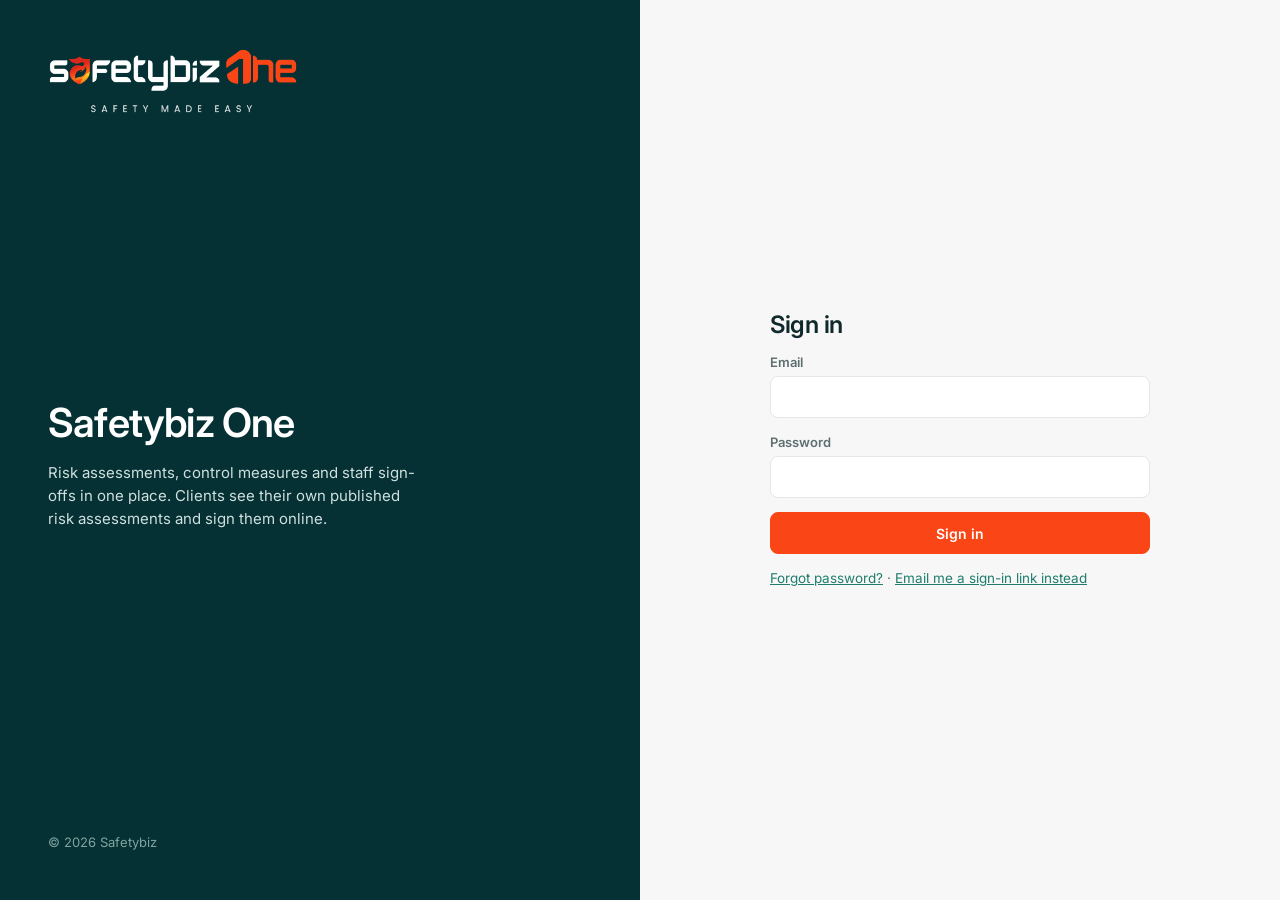
<file: index.html>
<!DOCTYPE html>
<html lang="en-GB">
<head>
<meta charset="utf-8">
<meta name="viewport" content="width=device-width,initial-scale=1">
<title>Safetybiz One</title>
<link rel="icon" href="mark.png">
<link rel="preconnect" href="https://fonts.googleapis.com"><link rel="preconnect" href="https://fonts.gstatic.com" crossorigin>
<link href="https://fonts.googleapis.com/css2?family=Inter:wght@400;500;600;700&display=swap" rel="stylesheet">
<link rel="stylesheet" href="styles.css">
</head>
<body>
<div id="root"><div class="boot"><img src="logo-light-bg.png" alt="Safetybiz One" width="220"><p>Loading…</p></div></div>
<div id="toast" role="status" aria-live="polite"></div>
<div id="modal" class="modal" role="dialog" aria-modal="true"></div>
<script src="supabase.js"></script>
<script src="jspdf.umd.min.js"></script>
<script src="jspdf.plugin.autotable.min.js"></script>
<script src="config.js"></script>
<script type="module" src="main.js"></script>
</body>
</html>
</file>
<file: styles.css>
/* Safetybiz 1ne brand: orange #FA4616, deep teal #153F43, mint #43B9A5, #EFF7F5, #F7F7F7, white. Inter. */
:root{
  --or:#FA4616;--or-d:#e23c0f;--teal:#153F43;--side:#053134;--mint:#43B9A5;--mint-bg:#EFF7F5;
  --bg:#F7F7F7;--card:#fff;--ink:#10292b;--mute:#5d6f70;--line:#e3e8e7;--soft:#EFF7F5;
  --lo:#43B9A5;--md:#F5B800;--hi:#FF8A1F;--vh:#D7261E;
}
*{box-sizing:border-box;min-width:0}
html,body{margin:0}
body{background:var(--bg);color:var(--ink);font:15px/1.55 Inter,system-ui,sans-serif;-webkit-font-smoothing:antialiased}
h1,h2,h3,h4{font-weight:600;letter-spacing:-.02em;line-height:1.15;margin:0}
a{color:#1f7d6d}
.boot{display:grid;place-items:center;min-height:100vh;align-content:center;gap:8px;color:var(--mute)}

/* layout */
.shell{display:grid;grid-template-columns:252px minmax(0,1fr);min-height:100vh}
aside{background:var(--side);color:#e6f0ee;padding:22px 14px;display:flex;flex-direction:column;gap:2px;position:sticky;top:0;height:100vh;overflow-y:auto}
aside .lg{display:block;width:196px;margin:4px 8px 24px}
aside .grp{font-size:11px;letter-spacing:.08em;color:#7fa3a0;margin:16px 14px 6px;font-weight:600}
aside a.nv{display:flex;align-items:center;gap:12px;min-height:42px;padding:0 14px;border-radius:8px;color:#cfe0de;text-decoration:none;font-weight:500}
aside a.nv:hover{background:rgba(255,255,255,.07)}
aside a.nv.on{background:var(--or);color:#fff}
aside a.nv svg{width:19px;height:19px;flex:none}
aside a.nv .c{margin-left:auto;font-size:12px;background:rgba(255,255,255,.15);border-radius:10px;padding:1px 8px}
aside .me{margin-top:auto;border-top:1px solid rgba(255,255,255,.1);padding:14px 10px 0;font-size:13px;color:#a9c4c1}
aside .me b{display:block;color:#fff;font-size:14px}
aside .mnav{display:none;align-items:center;gap:6px;background:none;border:1px solid rgba(255,255,255,.3);color:#fff;border-radius:8px;padding:8px 12px;font:600 14px Inter;cursor:pointer}
aside .me button{margin-top:8px;background:none;border:1px solid rgba(255,255,255,.25);color:#fff;border-radius:6px;padding:6px 10px;cursor:pointer;font:500 13px Inter}
.topbar{display:flex;align-items:center;gap:14px;padding:14px max(3vw,18px);border-bottom:1px solid var(--line);background:var(--card);position:sticky;top:0;z-index:5;min-height:64px}
.topbar h1{font-size:20px}
.topbar .sv{margin-left:auto;font-size:13px;color:var(--mute)}
.page{padding:clamp(18px,2.6vw,30px) max(3vw,18px);max-width:1280px}

/* controls */
.btn{min-height:42px;padding:0 16px;border:1.5px solid var(--line);background:var(--card);color:var(--ink);font:600 14px Inter,sans-serif;border-radius:8px;cursor:pointer;display:inline-flex;align-items:center;justify-content:center;gap:6px;white-space:nowrap;text-decoration:none}
.btn:hover{background:var(--soft)}
.btn.pri{background:var(--or);color:#fff;border-color:var(--or)}.btn.pri:hover{background:var(--or-d)}
.btn.teal{background:var(--teal);color:#fff;border-color:var(--teal)}
.btn.sm{min-height:34px;padding:0 10px;font-size:13px}
.btn.ghost{border-color:transparent;background:transparent}
.btn.dng{color:var(--vh);border-color:#f3c7c3}
.btn:disabled{opacity:.5;cursor:not-allowed}
button:focus-visible,input:focus-visible,select:focus-visible,textarea:focus-visible,a:focus-visible{outline:3px solid var(--mint);outline-offset:2px}
input,select,textarea{font:15px Inter,sans-serif;color:var(--ink);background:#fff;border:1.5px solid var(--line);border-radius:8px;min-height:42px;padding:8px 10px;width:100%}
input[type=checkbox]{width:20px;min-height:20px;height:20px;accent-color:var(--or)}
textarea{min-height:84px;resize:vertical}
label{display:grid;gap:4px;font-size:13px;font-weight:600;color:var(--mute)}
label.chk{display:flex;align-items:flex-start;gap:10px;font-weight:500;color:var(--ink);font-size:14px}
.row{display:flex;gap:10px;flex-wrap:wrap;align-items:center}
.sp{margin-left:auto}
.g2{display:grid;grid-template-columns:repeat(2,minmax(0,1fr));gap:14px}
.g3{display:grid;grid-template-columns:repeat(3,minmax(0,1fr));gap:14px}
.full{grid-column:1/-1}
.panel{background:var(--card);border:1px solid var(--line);border-radius:12px;padding:clamp(14px,2.2vw,22px)}
.panel+.panel,.g2+.panel,.panel+.g2,.stats+.g2{margin-top:16px}
.g2>.panel{margin-top:0}
.sect{display:flex;justify-content:space-between;align-items:center;gap:10px;flex-wrap:wrap;margin:0 0 14px}
.sect h2{font-size:22px}.sect h3{font-size:17px}
.muted{color:var(--mute);font-size:13.5px}
.hint{color:var(--mute);font-size:13.5px;margin:6px 0 0}
.stats{display:grid;grid-template-columns:repeat(auto-fit,minmax(150px,1fr));gap:12px;margin-bottom:20px}
.stat{background:var(--soft);border:1px solid var(--line);border-radius:12px;padding:14px 16px}
.stat span{font-size:13px;color:var(--mute);font-weight:500}
.stat b{display:block;font-size:30px;letter-spacing:-.02em;margin-top:4px}
.stat.alert{background:#fdeeea}
.empty{background:var(--card);border:2px dashed var(--line);border-radius:12px;padding:34px 20px;text-align:center}
.empty h3{font-size:19px;margin-bottom:6px}

/* tables */
.tw{overflow-x:auto;border:1px solid var(--line);border-radius:12px;background:var(--card)}
table{width:100%;border-collapse:collapse}
th{text-align:left;font-size:12.5px;font-weight:600;color:var(--mute);padding:10px 12px;border-bottom:1px solid var(--line);background:var(--soft);white-space:nowrap}
td{padding:10px 12px;border-bottom:1px solid var(--line);vertical-align:middle}
tr:last-child td{border-bottom:0}
tr.click{cursor:pointer}tr.click:hover td{background:#fafcfb}
td input,td select{min-height:36px;padding:5px 8px;font-size:14px}
tr.od td{background:#fff4f2}
.sig{height:34px;max-width:110px;background:#fff;border:1px solid var(--line);border-radius:4px}

/* chips */
.rc{display:inline-flex;align-items:center;padding:2px 9px;border-radius:5px;font-weight:700;font-size:13px;white-space:nowrap}
.rc-lo{background:var(--lo);color:#06302f}.rc-md{background:var(--md);color:#10292b}.rc-hi{background:var(--hi);color:#10292b}.rc-vh{background:var(--vh);color:#fff}.rc-na{background:#f1f3f3;color:var(--mute)}
.tag{display:inline-block;font-size:12px;font-weight:600;padding:2px 9px;border-radius:20px;border:1px solid var(--line);white-space:nowrap;background:#fff}
.tag.ok{border-color:var(--mint);background:var(--soft);color:#1f7d6d}
.tag.warn{border-color:#ffd2b8;background:#fff3ec;color:#b8420e}
.tag.bad{border-color:#f3c7c3;background:#fdeeea;color:var(--vh)}
.od-t{color:var(--vh);font-weight:600}

/* tabs */
.head{background:var(--card);border-bottom:1px solid var(--line);padding:18px max(3vw,18px) 0}
.head h2{font-size:clamp(22px,3vw,30px);margin:6px 0}
.meta{display:flex;gap:10px;flex-wrap:wrap;align-items:center;font-size:13.5px;color:var(--mute)}
.tabs{display:flex;gap:2px;margin-top:14px;overflow-x:auto}
.tabs a{flex:none;padding:12px 14px;border-bottom:3px solid transparent;color:var(--mute);font-weight:500;text-decoration:none;white-space:nowrap}
.tabs a.on{color:var(--ink);font-weight:600;border-bottom-color:var(--or)}
.tabs .n{font-size:12px;background:var(--soft);border-radius:10px;padding:1px 7px;margin-left:4px}

/* hazards */
.hz{background:var(--card);border:1px solid var(--line);border-radius:12px;padding:16px;margin-bottom:16px}
.hzh{display:grid;grid-template-columns:auto minmax(0,1fr) 230px auto;gap:10px;align-items:center}
.hn{font-weight:700;background:var(--teal);color:#fff;border-radius:8px;padding:8px 10px;font-size:15px}
.hzh input.t{font-weight:600;font-size:16px}
.hzw{display:grid;grid-template-columns:repeat(2,minmax(0,1fr));gap:10px;margin:12px 0}
.risk3{display:grid;grid-template-columns:232px minmax(0,1fr) 232px;gap:18px;align-items:start}
.risk3 h4{font-size:14.5px;margin-bottom:8px}
.pk{display:grid;grid-template-columns:16px repeat(5,36px);gap:3px}
.pc{width:36px;height:36px;border:0;border-radius:4px;font:700 12px Inter;cursor:pointer;opacity:.3}
.pc:hover{opacity:.7}.pc.on{opacity:1;outline:3px solid var(--ink);outline-offset:1px}
.pk.ro .pc{cursor:default}
.ax{font-size:11px;color:var(--mute);display:grid;place-items:center}
.axn{display:flex;justify-content:space-between;font-size:11px;color:var(--mute);width:211px;margin-top:3px}
.res{margin-top:8px;font-size:13px;color:var(--mute)}
.ctl{display:grid;grid-template-columns:140px minmax(0,1fr) 160px auto auto;gap:6px;margin-bottom:6px;align-items:center}
.ctl input,.ctl select{min-height:36px;padding:5px 8px;font-size:14px}
.linked{font-size:12.5px;color:#1f7d6d;font-weight:600;white-space:nowrap}
.sugg{background:var(--soft);border-radius:8px;padding:10px;margin:8px 0}
.sugg .row{gap:6px}
.chipbtn{border:1px dashed var(--mint);background:#fff;color:var(--ink);border-radius:20px;padding:5px 10px;font:500 13px Inter;cursor:pointer}
.chipbtn:hover{background:var(--mint-bg)}
.hzacts{margin-top:12px;border-top:1px dashed var(--line);padding-top:10px;font-size:13.5px}

/* matrix */
.mx{display:grid;grid-template-columns:96px repeat(5,minmax(0,1fr));gap:4px}
.mxc{min-height:76px;border-radius:6px;padding:6px;display:flex;flex-direction:column;gap:4px}
.mxc .sc{font-weight:700;font-size:13px;opacity:.7}
.mxc .hs{display:flex;flex-wrap:wrap;gap:3px}
.mxc .hs span{background:rgba(255,255,255,.92);color:#10292b;font-weight:700;font-size:12px;border-radius:3px;padding:0 5px}
.mxl{font-size:12px;color:var(--mute);display:flex;align-items:center;justify-content:flex-end;text-align:right;padding-right:6px;line-height:1.2}
.mxb{font-size:12px;color:var(--mute);text-align:center;line-height:1.2}
.seg{display:inline-flex;border:1.5px solid var(--line);border-radius:8px;overflow:hidden;background:#fff}
.seg button{min-height:36px;padding:0 12px;border:0;background:none;color:var(--ink);font:600 13px Inter;cursor:pointer;border-right:1px solid var(--line)}
.seg button:last-child{border-right:0}.seg button.on{background:var(--teal);color:#fff}
.legend{display:flex;gap:8px;flex-wrap:wrap;margin-top:12px}

/* lists */
.li{display:flex;gap:12px;align-items:flex-start;padding:10px 6px;border-bottom:1px solid var(--line);text-decoration:none;color:inherit}
.li:last-child{border-bottom:0}.li:hover{background:#fafcfb}.li .rc,.li .tag{flex:none;margin-top:2px}
.prog{height:8px;background:#e8eeed;border-radius:4px;overflow:hidden;min-width:80px}
.prog i{display:block;height:100%;background:var(--mint)}
.aq{display:grid;grid-template-columns:minmax(0,1fr) auto;gap:8px 14px;padding:11px 0;border-bottom:1px solid var(--line);align-items:center}
.aq .nt{grid-column:1/-1;display:flex;gap:8px}
.score{display:flex;align-items:baseline;gap:12px;flex-wrap:wrap;margin:4px 0 14px}
.score b{font-size:48px;letter-spacing:-.03em;line-height:1}
.log li{display:grid;grid-template-columns:170px 170px minmax(0,1fr);gap:10px;padding:9px 0;border-bottom:1px solid var(--line);font-size:14px}
.log ul{list-style:none;margin:0;padding:0}

/* portal */
.pcard{display:block;background:var(--card);border:1px solid var(--line);border-radius:12px;padding:16px;text-decoration:none;color:inherit}
.pcard:hover{border-color:var(--mint)}
.cards{display:grid;grid-template-columns:repeat(auto-fill,minmax(300px,1fr));gap:14px}
.sigpad{border:1.5px dashed var(--mint);border-radius:8px;background:#fff;width:100%;height:170px;touch-action:none;display:block}
.stmt{background:var(--soft);border-left:4px solid var(--mint);padding:12px 14px;border-radius:6px;margin:0 0 12px}
.ctlist{margin:6px 0 0;padding-left:18px}.ctlist li{margin:2px 0}

/* auth */
.auth{min-height:100vh;display:grid;grid-template-columns:minmax(0,1fr) minmax(0,1fr)}
.auth .l{background:var(--side);color:#e6f0ee;padding:48px;display:flex;flex-direction:column;justify-content:space-between}
.auth .l img{width:250px}
.auth .l h1{font-size:clamp(28px,3.4vw,40px);color:#fff;margin:0 0 12px}
.auth .r{display:grid;place-items:center;padding:32px}
.auth form{width:100%;max-width:380px;display:grid;gap:14px}

/* overlays */
.modal{position:fixed;inset:0;background:rgba(5,49,52,.45);display:none;place-items:center;z-index:20;padding:16px}
.modal.on{display:grid}
.modal .box{background:#fff;border-radius:14px;padding:22px;width:100%;max-width:640px;max-height:90vh;overflow:auto}
.modal .box.wide{max-width:880px}
.modal .box h3{font-size:19px;margin-bottom:12px}
.modal .ft{display:flex;gap:10px;justify-content:flex-end;margin-top:18px;position:sticky;bottom:-22px;background:#fff;padding:12px 0}
.pick{max-height:52vh;overflow:auto;border:1px solid var(--line);border-radius:8px}
.pick .opt{display:flex;gap:10px;align-items:flex-start;padding:10px 12px;border-bottom:1px solid var(--line);cursor:pointer}
.pick .opt:hover{background:#fafcfb}
.pick .cat{background:var(--soft);font-size:12px;font-weight:700;color:var(--mute);padding:6px 12px;position:sticky;top:0}
#toast{position:fixed;bottom:20px;left:50%;transform:translateX(-50%);background:var(--teal);color:#fff;padding:10px 16px;border-radius:8px;font-weight:500;opacity:0;pointer-events:none;transition:opacity .2s;z-index:30;max-width:90vw}
#toast.on{opacity:1}#toast.err{background:var(--vh)}

@media(max-width:1000px){.risk3{grid-template-columns:repeat(2,minmax(0,1fr))}.risk3 .cm{grid-column:1/-1;order:3}.g3{grid-template-columns:repeat(2,minmax(0,1fr))}}
@media(max-width:860px){
  .shell{grid-template-columns:minmax(0,1fr);grid-template-rows:auto 1fr;align-content:start}
  aside{position:static;height:auto;flex-direction:row;flex-wrap:wrap;align-items:center;padding:10px 12px;gap:4px}
  aside .lg{width:150px;margin:0 6px}aside .grp{display:none}
  aside .mnav{display:inline-flex;margin-left:auto}
  aside .navs{display:none;width:100%;flex-direction:column;gap:2px;padding-top:6px}aside.open .navs{display:flex}
  aside .me{display:none;width:100%;margin:6px 0 0;padding:10px 6px 4px}aside.open .me{display:block}
  .tabs{flex-wrap:wrap;overflow:visible}
  .topbar{position:static}
  .auth{grid-template-columns:minmax(0,1fr)}.auth .l{padding:28px}
}
@media(max-width:700px){
  .g2,.g3,.hzw{grid-template-columns:minmax(0,1fr)}
  .hzh{grid-template-columns:auto minmax(0,1fr) auto}.hzh select{grid-column:1/-1;order:5}
  .ctl{grid-template-columns:minmax(0,1fr) minmax(0,1fr)}.ctl input{grid-column:1/-1}
  .risk3{grid-template-columns:minmax(0,1fr)}
  .mx{grid-template-columns:52px repeat(5,minmax(0,1fr))}.mxc{min-height:54px}
  .log li{grid-template-columns:minmax(0,1fr)}
  .stack thead{display:none}.stack tr{display:grid;padding:8px 0;border-bottom:1px solid var(--line)}.stack td{border:0;padding:3px 12px}
  .stack td[data-l]::before{content:attr(data-l);display:block;font-size:11.5px;color:var(--mute);font-weight:600}
}
@media print{aside,.topbar,.tabs,.btn{display:none!important}.shell{display:block}body{background:#fff}}

/* hazard sections (controls, risk score, persons affected, actions under each hazard) */
.hzc{margin-top:14px;border-top:1px dashed var(--line);padding-top:12px}
.cbox{background:#fafcfb;border:1px solid var(--line);border-radius:8px;padding:8px;margin-bottom:8px}
.hzm{display:grid;grid-template-columns:minmax(0,1fr) minmax(0,1.6fr);gap:14px 24px;margin-top:14px;border-top:1px dashed var(--line);padding-top:12px}
.hzm h4{font-size:14px;margin-bottom:6px}.hzm .full{grid-column:1/-1}
.hzm select{min-height:36px;padding:5px 8px;font-size:14px}
.chipbtn.on{background:var(--teal);border-color:var(--teal);color:#fff}
.tag.miss{border-style:dashed;color:var(--mute)}
@media(max-width:700px){.hzm{grid-template-columns:minmax(0,1fr)}}

/* selection and bulk copy */
th.ck,td.ck{width:40px;padding-right:0}
tr.on td{background:#fff7f3}
.bulk{display:flex;gap:10px;align-items:center;flex-wrap:wrap;background:var(--teal);color:#fff;border-radius:10px;padding:8px 12px;margin-bottom:10px;position:sticky;top:72px;z-index:4}
.bulk .btn.ghost{color:#fff}

/* food hygiene rating */
.fhg{display:grid;grid-template-columns:auto minmax(0,1fr) minmax(0,1.1fr);gap:20px;align-items:start}
.fhb{width:92px;height:92px;border-radius:16px;display:grid;place-items:center;align-content:center;background:var(--soft);color:var(--ink);text-align:center}
.fhb span{font-size:36px;font-weight:800;line-height:1}.fhb small{font-size:10.5px;font-weight:600;letter-spacing:.04em;margin-top:4px;text-transform:uppercase}
.fhb.ok{background:#e3f5f0;color:#1f7d6d}.fhb.warn{background:#fff3ec;color:#b8420e}.fhb.bad{background:#fdeeea;color:var(--vh)}
table.mini td{padding:5px 8px;font-size:13.5px;border-bottom:1px solid var(--line)}table.mini tr:last-child td{border-bottom:0}
@media(max-width:860px){.fhg{grid-template-columns:auto minmax(0,1fr)}.fhg>div:last-child{grid-column:1/-1}}

/* company structure, brand masters, view-as */
.tree{display:grid;gap:6px}
.tn{display:flex;gap:10px;align-items:center;flex-wrap:wrap;padding:6px 8px;border:1px solid var(--line);border-radius:8px;background:#fafcfb}
.tn input{max-width:260px;min-height:34px;padding:4px 8px}
.tag.k-brand{background:#fff3ec;border-color:#ffd2b8;color:#b8420e}.tag.k-region{background:var(--soft);border-color:var(--mint);color:#1f7d6d}.tag.k-area{background:#eef1f5;border-color:#d6dde6;color:#3d4f63}
.asbar{display:flex;gap:10px;align-items:center;background:#fff3ec;border:1px solid #ffd2b8;color:#8a3410;border-radius:8px;padding:4px 6px 4px 12px;font-size:13.5px}
.todo{display:flex;gap:14px;align-items:center;background:var(--card);border:1px solid var(--line);border-left:4px solid var(--or);border-radius:10px;padding:12px 14px;text-decoration:none;color:inherit;margin-bottom:8px}
.todo:hover{border-color:var(--or)}.todo.done{border-left-color:var(--mint)}
.todo .n{flex:none;width:34px;height:34px;border-radius:50%;background:#fff3ec;color:var(--or);display:grid;place-items:center;font-weight:700}

/* service jobs and certificates */
.svt{display:inline-block;color:#fff;font-size:12px;font-weight:700;padding:3px 10px;border-radius:20px;white-space:nowrap}
.svhead{background:var(--card);border-bottom:1px solid var(--line);padding:16px max(3vw,18px)}
.svhead h2{font-size:clamp(20px,2.6vw,28px)}
.seg button.on.bad{background:var(--vh)}
.seg button:disabled{cursor:default}
.aq .nt input{min-height:34px;padding:4px 8px;font-size:14px}
table.svreg td{padding:4px 6px}table.svreg input,table.svreg select{min-height:34px;padding:4px 6px;font-size:13.5px;min-width:70px}
.svfx{display:flex;gap:8px;align-items:center;flex-wrap:wrap}.svfx input,.svfx select{min-height:36px;padding:4px 8px;font-size:14px}
.svph{display:block;max-width:220px;max-height:160px;border-radius:6px;margin-top:8px;border:1px solid var(--line)}
.aq .nt textarea{min-height:38px;padding:6px 8px;font-size:14px;resize:vertical}
.aq.aqno{background:#fff8f6;border-radius:8px;padding:11px 8px;margin:0 -8px}
.rates{display:flex;gap:6px;align-items:center;flex-wrap:wrap}
.rate{border:1.5px solid var(--rc);background:#fff;color:var(--ink);border-radius:20px;padding:4px 11px;font:600 12.5px Inter;cursor:pointer}
.rate.on{background:var(--rc);color:var(--rt,#fff)}.rate:disabled{cursor:default}
.ratechip{display:inline-block;background:var(--rc);color:#fff;font-weight:700;font-size:12px;border-radius:20px;padding:2px 10px;white-space:nowrap}
.svphs{display:flex;gap:8px;flex-wrap:wrap;align-items:center}
.svpw{position:relative;display:inline-block}.svpw img{width:96px;height:72px;object-fit:cover;border-radius:6px;border:1px solid var(--line);display:block;background:var(--soft)}
.svpx{position:absolute;top:-6px;right:-6px;width:22px;height:22px;border-radius:50%;border:0;background:var(--ink);color:#fff;font-size:11px;cursor:pointer;line-height:22px;padding:0}
.svpadd{margin:0;min-height:32px}
.pq{display:flex;gap:8px;flex-wrap:wrap;align-items:center;background:var(--soft);border-radius:10px;padding:10px}
.pq input{flex:1 1 220px;min-height:46px;font-size:16px}
.pq .seg button{min-height:44px;padding:0 14px}
.pq-p{background:#1f7d6d;border-color:#1f7d6d;color:#fff;min-height:46px}.pq-f{background:var(--vh);border-color:var(--vh);color:#fff;min-height:46px}
/* hazard contents and collapsing */
.hzindex{position:sticky;top:64px;z-index:4;background:var(--bg);padding:10px 0 8px;margin:-4px 0 12px;border-bottom:1px solid var(--line)}
.hzchips{display:flex;gap:6px;overflow-x:auto;padding-bottom:4px}
.hzchip{flex:none;display:inline-flex;gap:6px;align-items:center;border:1px solid var(--line);background:#fff;border-radius:20px;padding:5px 11px;font:500 13px Inter,system-ui,sans-serif;color:var(--ink);cursor:pointer;max-width:280px;white-space:nowrap}
.hzchip .t{overflow:hidden;text-overflow:ellipsis}.hzchip .s{font-size:12px;color:var(--mute)}
.hzchip.bad{border-color:#f3c7c3;background:#fdeeea}.hzchip.bad .s{color:var(--vh);font-weight:600}
.hzchip.warn{border-color:#f5dc8e;background:#fff8e1}.hzchip.ok{border-color:#bfe5dc;background:#eef8f5}
.hz{scroll-margin-top:170px}.hz.shut{padding:12px 16px}
.hn.hnb{border:0;cursor:pointer;font:700 15px Inter,system-ui,sans-serif;white-space:nowrap}
.hzsum{display:flex;gap:8px;flex-wrap:wrap;align-items:center;margin-top:10px;font-size:13.5px;cursor:pointer}
.rph{margin-top:6px}
/* Companies House */
.chfind .pick{border-radius:8px}.chopt{width:100%;border:0;border-bottom:1px solid var(--line);background:#fff;font:inherit;color:inherit;cursor:pointer;text-align:left}
.chopt:hover{background:#fafcfb}
.chcard{background:var(--soft);border:1px solid var(--line);border-radius:10px;padding:12px 14px;margin-top:8px}
.g2 .tn input{max-width:170px}
.g2 .tn .muted{font-size:12.5px}
.pwbar{display:flex;flex-wrap:wrap;gap:10px;align-items:center;margin:14px 28px 0;padding:10px 14px;border:1px solid var(--line);border-radius:10px;background:var(--soft)}.pwbar span{flex:1;min-width:200px}
</file>
